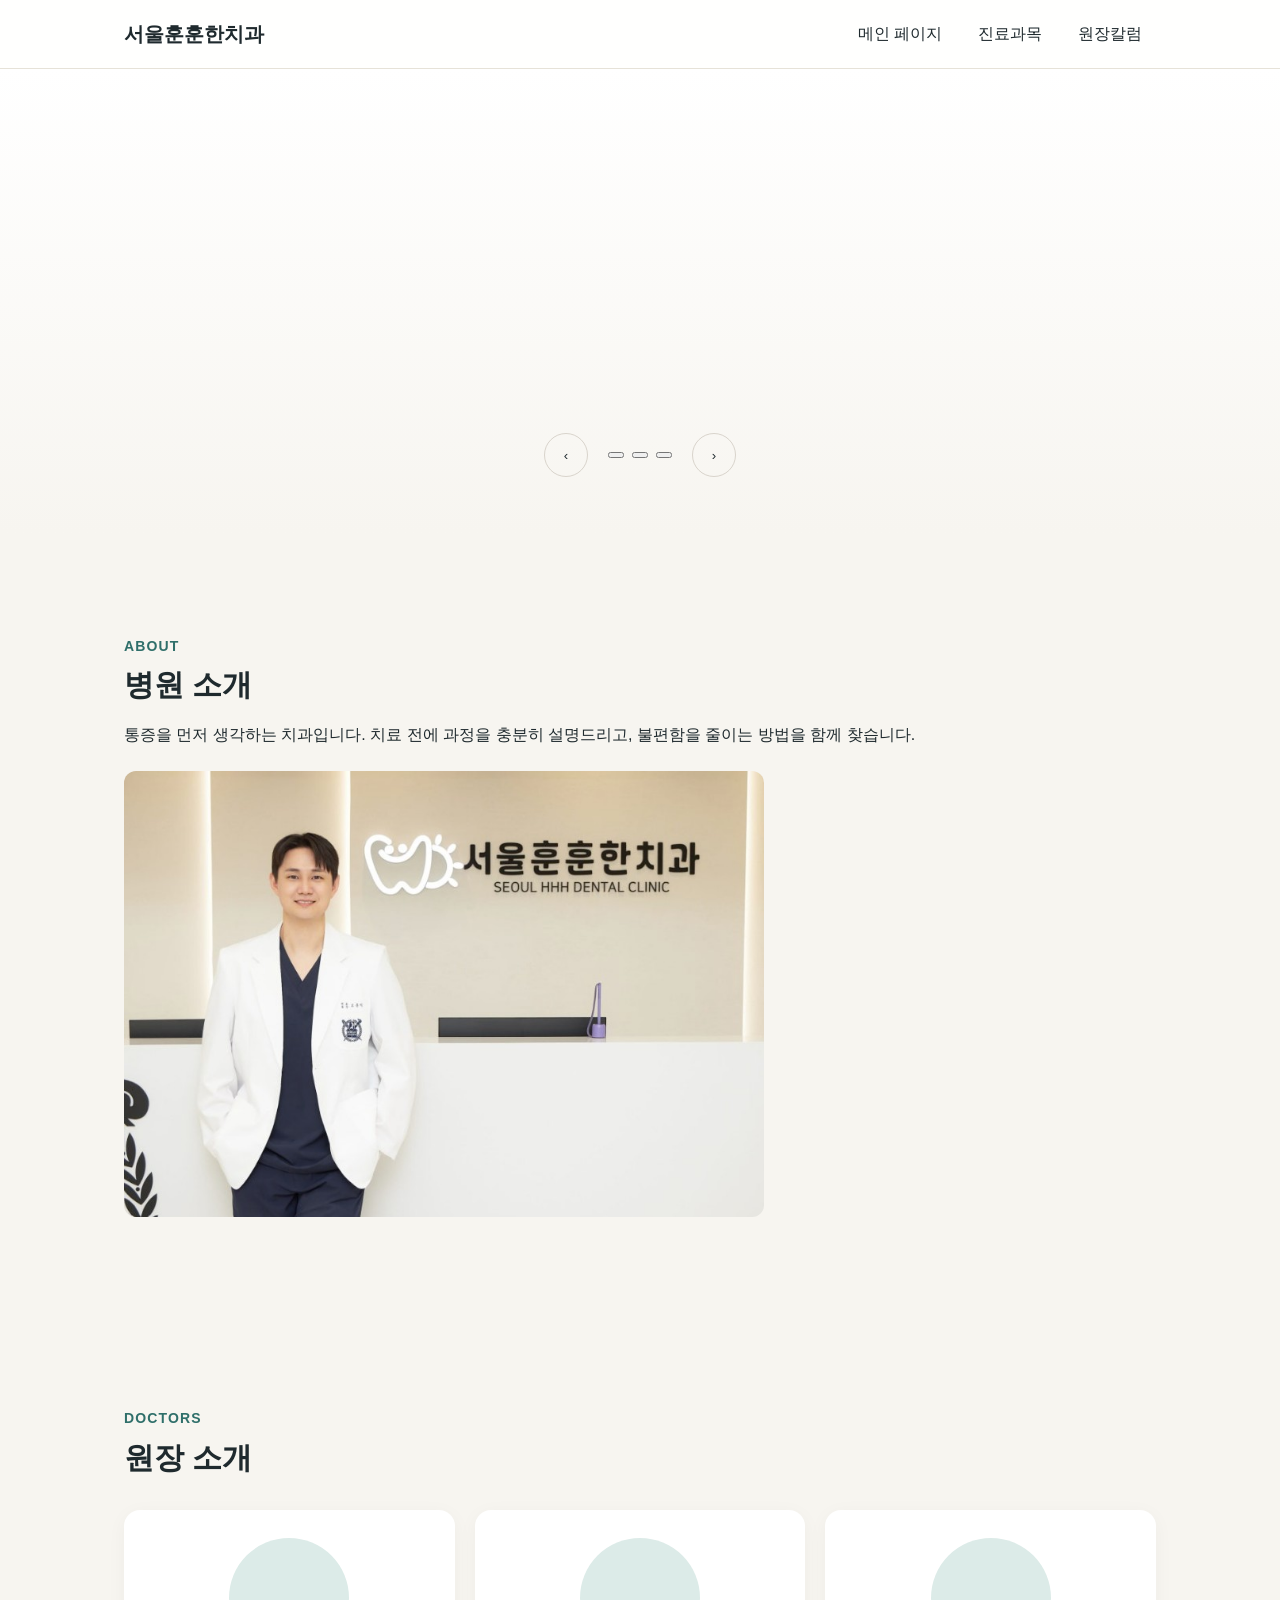
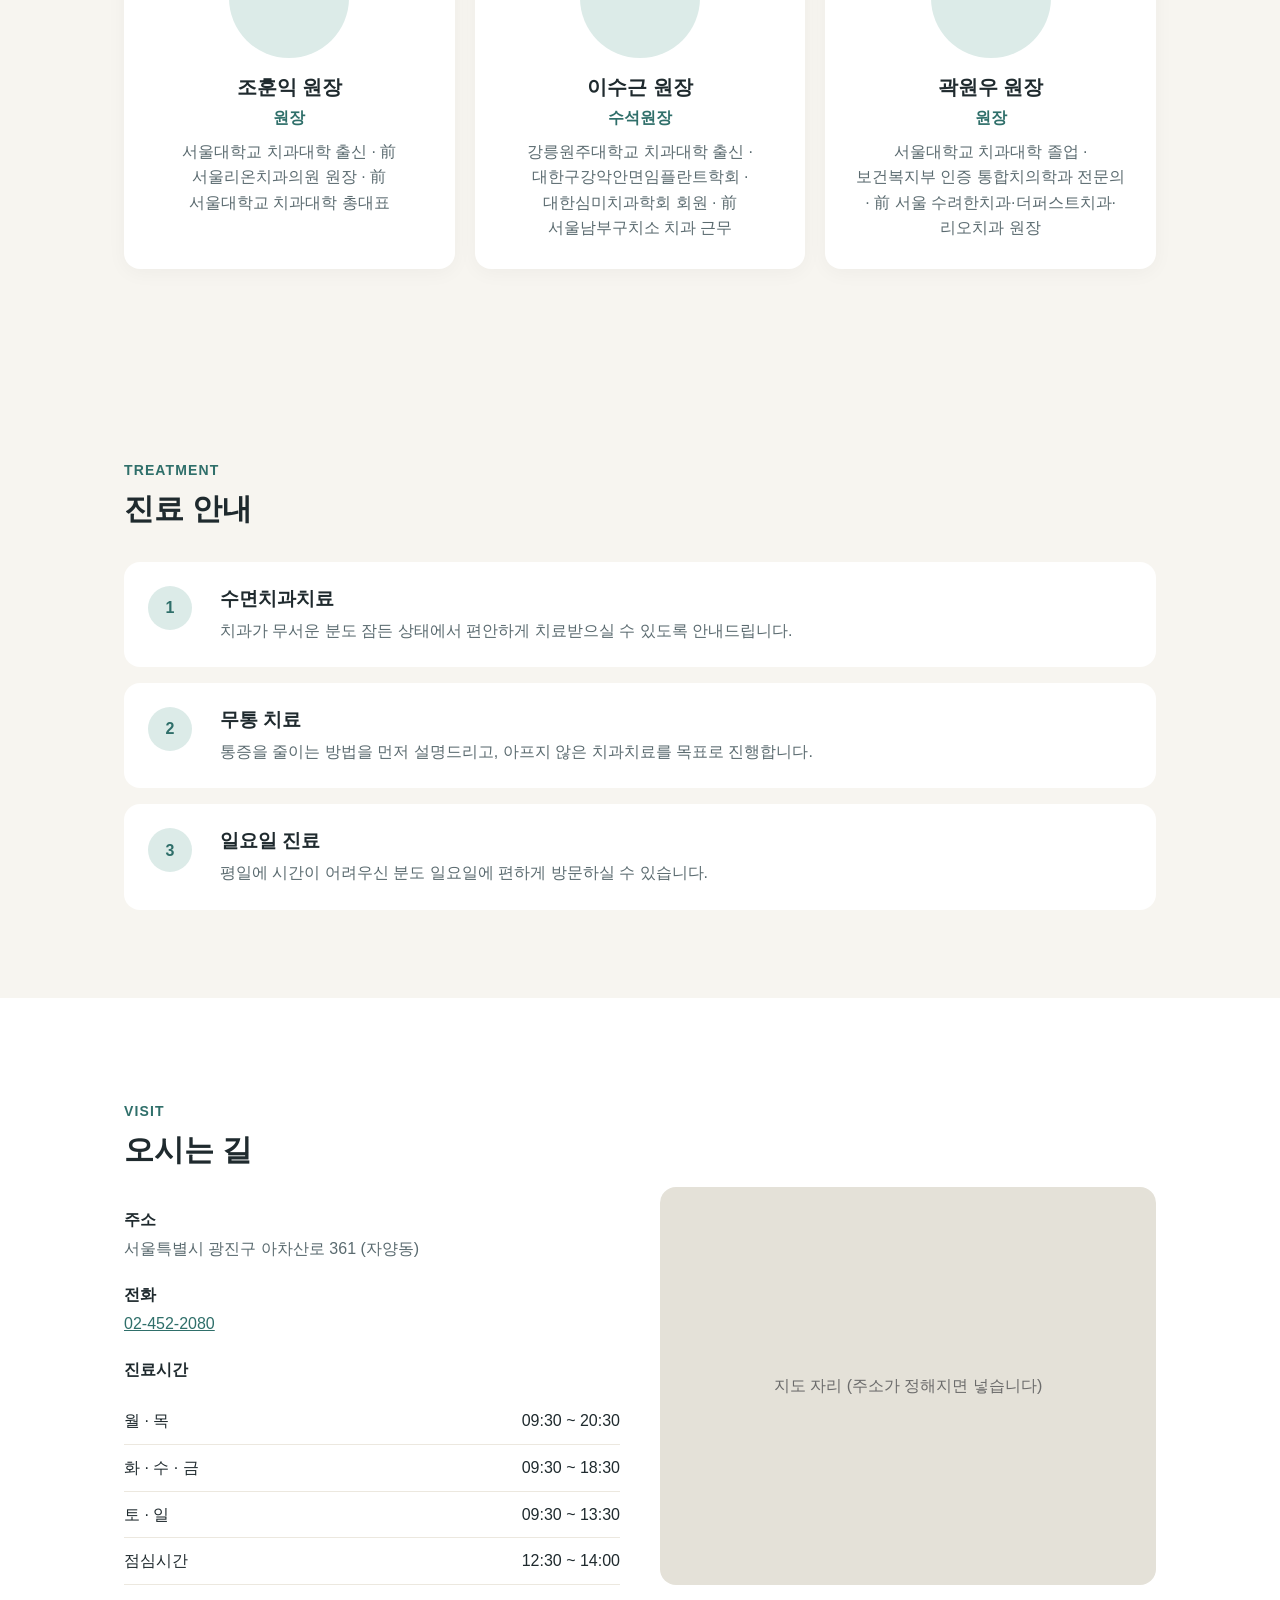
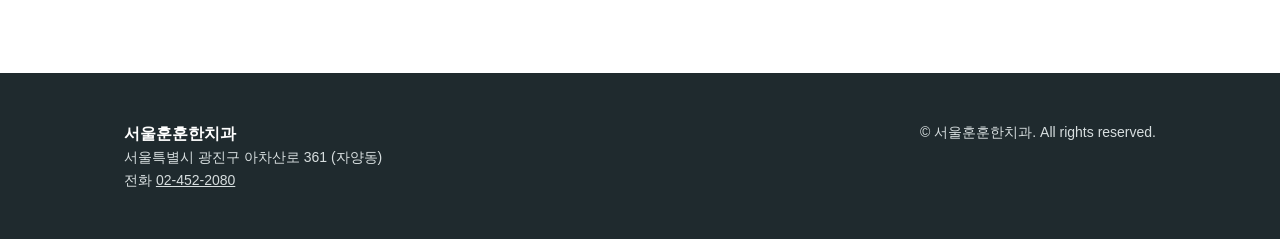
<file: index.html>
<!doctype html>
<html lang="ko">
<head>
  <meta charset="utf-8" />
  <meta name="viewport" content="width=device-width, initial-scale=1" />
  <title>서울훈훈한치과</title>
  <link rel="stylesheet" href="shared.css" />
</head>
<body>

  <header class="topbar">
    <div class="wrap">
      <a class="logo" href="index.html">서울훈훈한치과</a>
      <nav aria-label="주요 메뉴">
        <ul class="menu">
          <li><a href="index.html">메인 페이지</a></li>
          <li><a href="subjects.html">진료과목</a></li>
          <li><a href="columns.html">원장칼럼</a></li>
        </ul>
      </nav>
    </div>
  </header>

  <main>
    <!-- 첫 화면 슬라이드 -->
    <section class="hero">
      <div class="slides" id="slides">
        <div class="slide is-active">
          <p class="eyebrow">수면치과치료</p>
          <h1>치과치료, 더이상 아프지 않습니다</h1>
          <p class="lead">잠든 사이에 편안하게 치료받으실 수 있도록 안내드립니다.</p>
        </div>
        <div class="slide">
          <p class="eyebrow">서울대 출신 원장</p>
          <h1>서울대학교 치과병원과 동일한 술식과 재료를 사용합니다</h1>
          <p class="lead">조훈익 대표원장을 중심으로 진료합니다.</p>
        </div>
        <div class="slide">
          <p class="eyebrow">일요일 진료</p>
          <h1>일요일에도 진료합니다</h1>
          <p class="lead">평일에 시간이 어려우신 분도 편하게 방문하실 수 있습니다.</p>
        </div>
      </div>
      <div class="slide-controls">
        <button type="button" class="slide-btn" data-dir="-1" aria-label="이전 슬라이드">&#8249;</button>
        <div class="slide-dots" role="tablist" aria-label="슬라이드 선택">
          <button type="button" class="dot is-active" aria-label="1번 슬라이드"></button>
          <button type="button" class="dot" aria-label="2번 슬라이드"></button>
          <button type="button" class="dot" aria-label="3번 슬라이드"></button>
        </div>
        <button type="button" class="slide-btn" data-dir="1" aria-label="다음 슬라이드">&#8250;</button>
      </div>
    </section>

    <!-- 병원 소개 -->
    <section id="about">
      <div class="wrap">
        <p class="eyebrow">ABOUT</p>
        <h2>병원 소개</h2>
        <p>통증을 먼저 생각하는 치과입니다. 치료 전에 과정을 충분히 설명드리고, 불편함을 줄이는 방법을 함께 찾습니다.</p>
        <img class="about-photo" src="images/hospital.jpg" alt="서울훈훈한치과 병원 사진" />
      </div>
    </section>

    <!-- 원장 소개 -->
    <section id="doctors">
      <div class="wrap">
        <p class="eyebrow">DOCTORS</p>
        <h2>원장 소개</h2>
        <div class="doctor-grid">
          <article class="doctor-card">
            <div class="avatar-lg" role="img" aria-label="조훈익 원장 사진 자리"></div>
            <h3>조훈익 원장</h3>
            <p class="role">원장</p>
            <p class="bio">서울대학교 치과대학 출신 · 前 서울리온치과의원 원장 · 前 서울대학교 치과대학 총대표</p>
          </article>
          <article class="doctor-card">
            <div class="avatar-lg" role="img" aria-label="이수근 수석원장 사진 자리"></div>
            <h3>이수근 원장</h3>
            <p class="role">수석원장</p>
            <p class="bio">강릉원주대학교 치과대학 출신 · 대한구강악안면임플란트학회 · 대한심미치과학회 회원 · 前 서울남부구치소 치과 근무</p>
          </article>
          <article class="doctor-card">
            <div class="avatar-lg" role="img" aria-label="곽원우 원장 사진 자리"></div>
            <h3>곽원우 원장</h3>
            <p class="role">원장</p>
            <p class="bio">서울대학교 치과대학 졸업 · 보건복지부 인증 통합치의학과 전문의 · 前 서울 수려한치과·더퍼스트치과·리오치과 원장</p>
          </article>
        </div>
      </div>
    </section>

    <!-- 진료 안내 -->
    <section id="treatment">
      <div class="wrap">
        <p class="eyebrow">TREATMENT</p>
        <h2>진료 안내</h2>
        <div class="treat-list">
          <article class="treat">
            <div class="num">1</div>
            <div>
              <!-- 여기고치기: 진료 안내(수면치과치료) -->
              <h3>수면치과치료</h3>
              <p>치과가 무서운 분도 잠든 상태에서 편안하게 치료받으실 수 있도록 안내드립니다.</p>
            </div>
          </article>
          <article class="treat">
            <div class="num">2</div>
            <div>
              <h3>무통 치료</h3>
              <p>통증을 줄이는 방법을 먼저 설명드리고, 아프지 않은 치과치료를 목표로 진행합니다.</p>
            </div>
          </article>
          <article class="treat">
            <div class="num">3</div>
            <div>
              <h3>일요일 진료</h3>
              <p>평일에 시간이 어려우신 분도 일요일에 편하게 방문하실 수 있습니다.</p>
            </div>
          </article>
        </div>
      </div>
    </section>

    <!-- 오시는 길 -->
    <section id="visit" class="visit">
      <div class="wrap">
        <p class="eyebrow">VISIT</p>
        <h2>오시는 길</h2>
        <div class="visit-inner">
          <div>
            <dl class="info">
              <dt>주소</dt>
              <dd>서울특별시 광진구 아차산로 361 (자양동)</dd>
              <dt>전화</dt>
              <!-- 여기고치기: 전화 -->
              <dd><a class="tel" data-phone>02-452-2080</a></dd>
              <dt>진료시간</dt>
            </dl>
            <!-- 여기고치기: 진료시간 -->
            <table class="hours-table" aria-label="진료시간">
              <tr><td>월 · 목</td><td>09:30 ~ 20:30</td></tr>
              <tr><td>화 · 수 · 금</td><td>09:30 ~ 18:30</td></tr>
              <tr><td>토 · 일</td><td>09:30 ~ 13:30</td></tr>
              <tr><td>점심시간</td><td>12:30 ~ 14:00</td></tr>
            </table>
          </div>
          <div class="map-ph" role="img" aria-label="지도 자리">지도 자리 (주소가 정해지면 넣습니다)</div>
        </div>
      </div>
    </section>
  </main>

  <footer>
    <div class="wrap">
      <div>
        <strong>서울훈훈한치과</strong><br />
        서울특별시 광진구 아차산로 361 (자양동)<br />
        <!-- 여기고치기: 전화 -->
        <span>전화 <a class="tel" data-phone style="color:inherit">02-452-2080</a></span>
      </div>
      <div>© 서울훈훈한치과. All rights reserved.</div>
    </div>
  </footer>

  <!-- 화면의 전화번호만 고치면 누를 때 거는 번호도 같이 바뀝니다 -->
  <script>document.querySelectorAll("a[data-phone]").forEach(a => a.href = "tel:" + a.textContent.replace(/[^0-9]/g, ""));</script>

  <script>
    (function () {
      var slides = document.querySelectorAll("#slides .slide");
      var dots = document.querySelectorAll(".slide-dots .dot");
      var btns = document.querySelectorAll(".slide-btn");
      var current = 0;
      var timer = null;

      function show(i) {
        current = (i + slides.length) % slides.length;
        slides.forEach(function (s, n) { s.classList.toggle("is-active", n === current); });
        dots.forEach(function (d, n) { d.classList.toggle("is-active", n === current); });
      }
      function restart() {
        clearInterval(timer);
        timer = setInterval(function () { show(current + 1); }, 6000);
      }
      btns.forEach(function (b) {
        b.addEventListener("click", function () { show(current + Number(b.dataset.dir)); restart(); });
      });
      dots.forEach(function (d, n) {
        d.addEventListener("click", function () { show(n); restart(); });
      });
      restart();
    })();
  </script>
</body>
</html>
</file>
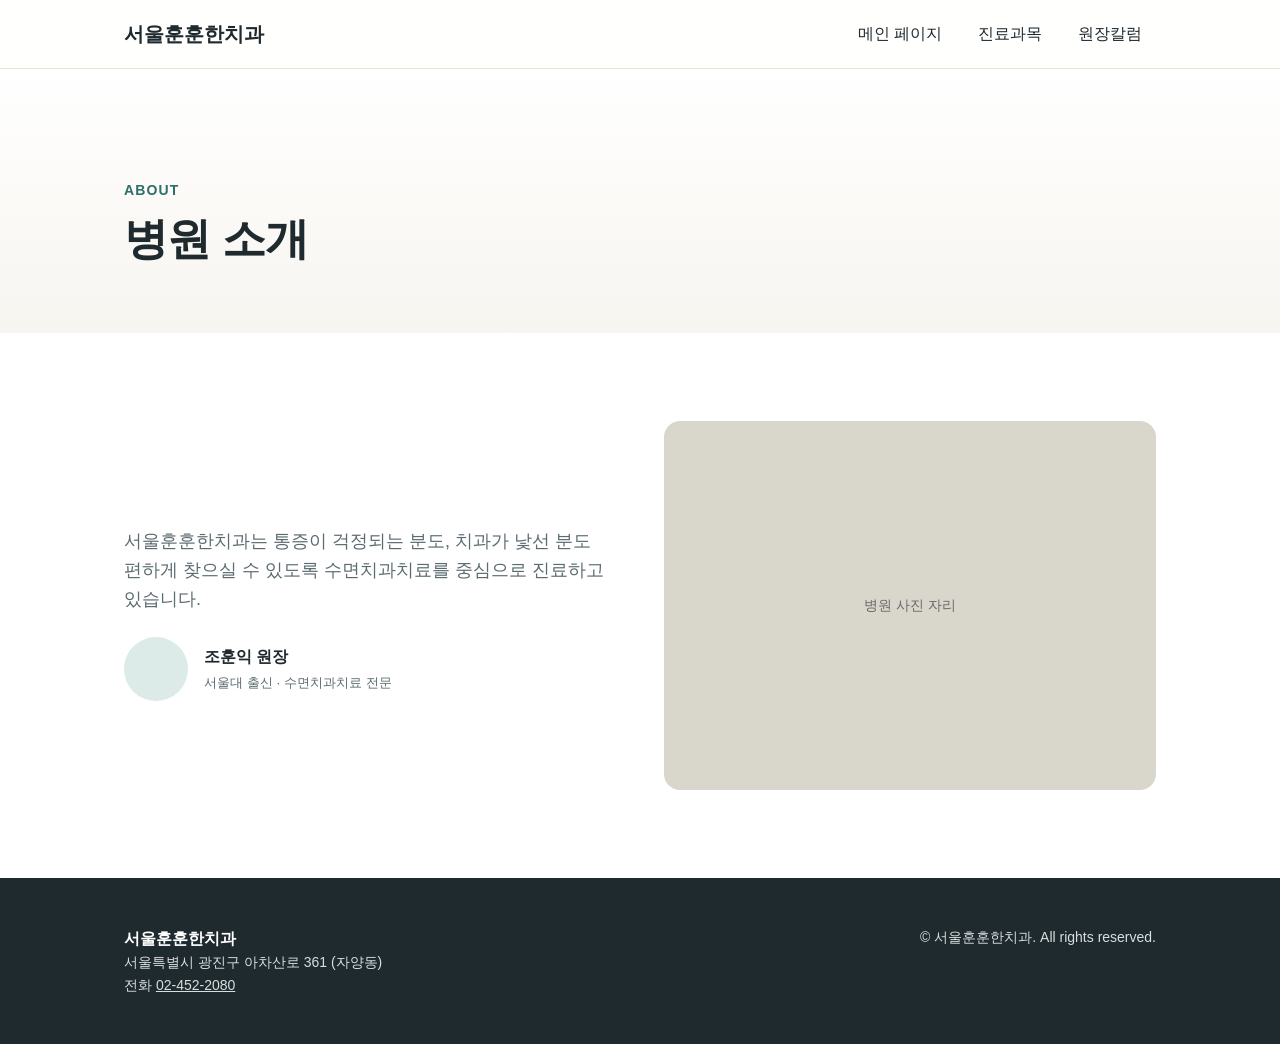
<file: about.html>
<!doctype html>
<html lang="ko">
<head>
  <meta charset="utf-8" />
  <meta name="viewport" content="width=device-width, initial-scale=1" />
  <title>병원 소개 | 서울훈훈한치과</title>
  <link rel="stylesheet" href="shared.css" />
</head>
<body>

  <header class="topbar">
    <div class="wrap">
      <a class="logo" href="index.html">서울훈훈한치과</a>
      <nav aria-label="주요 메뉴">
        <ul class="menu">
          <li><a href="index.html">메인 페이지</a></li>
          <li><a href="subjects.html">진료과목</a></li>
          <li><a href="columns.html">원장칼럼</a></li>
        </ul>
      </nav>
    </div>
  </header>

  <main>
    <div class="page-head">
      <div class="wrap">
        <p class="eyebrow">ABOUT</p>
        <h1>병원 소개</h1>
      </div>
    </div>
    <section class="about">
      <div class="wrap about-inner">
        <div>
          <p class="lead">서울훈훈한치과는 통증이 걱정되는 분도, 치과가 낯선 분도 편하게 찾으실 수 있도록 수면치과치료를 중심으로 진료하고 있습니다.</p>
          <div class="doctor">
            <div class="avatar" role="img" aria-label="원장 사진 자리"></div>
            <div>
              <strong>조훈익 원장</strong><br />
              <small>서울대 출신 · 수면치과치료 전문</small>
            </div>
          </div>
        </div>
        <div class="photo-ph" role="img" aria-label="병원 내부 사진 자리">병원 사진 자리</div>
      </div>
    </section>
  </main>

  <footer>
    <div class="wrap">
      <div>
        <strong>서울훈훈한치과</strong><br />
        서울특별시 광진구 아차산로 361 (자양동)<br />
        <!-- 여기고치기: 전화 -->
        <span>전화 <a class="tel" data-phone style="color:inherit">02-452-2080</a></span>
      </div>
      <div>© 서울훈훈한치과. All rights reserved.</div>
    </div>
  </footer>

  <!-- 화면의 전화번호만 고치면 누를 때 거는 번호도 같이 바뀝니다 -->
  <script>document.querySelectorAll("a[data-phone]").forEach(a => a.href = "tel:" + a.textContent.replace(/[^0-9]/g, ""));</script>
</body>
</html>
</file>
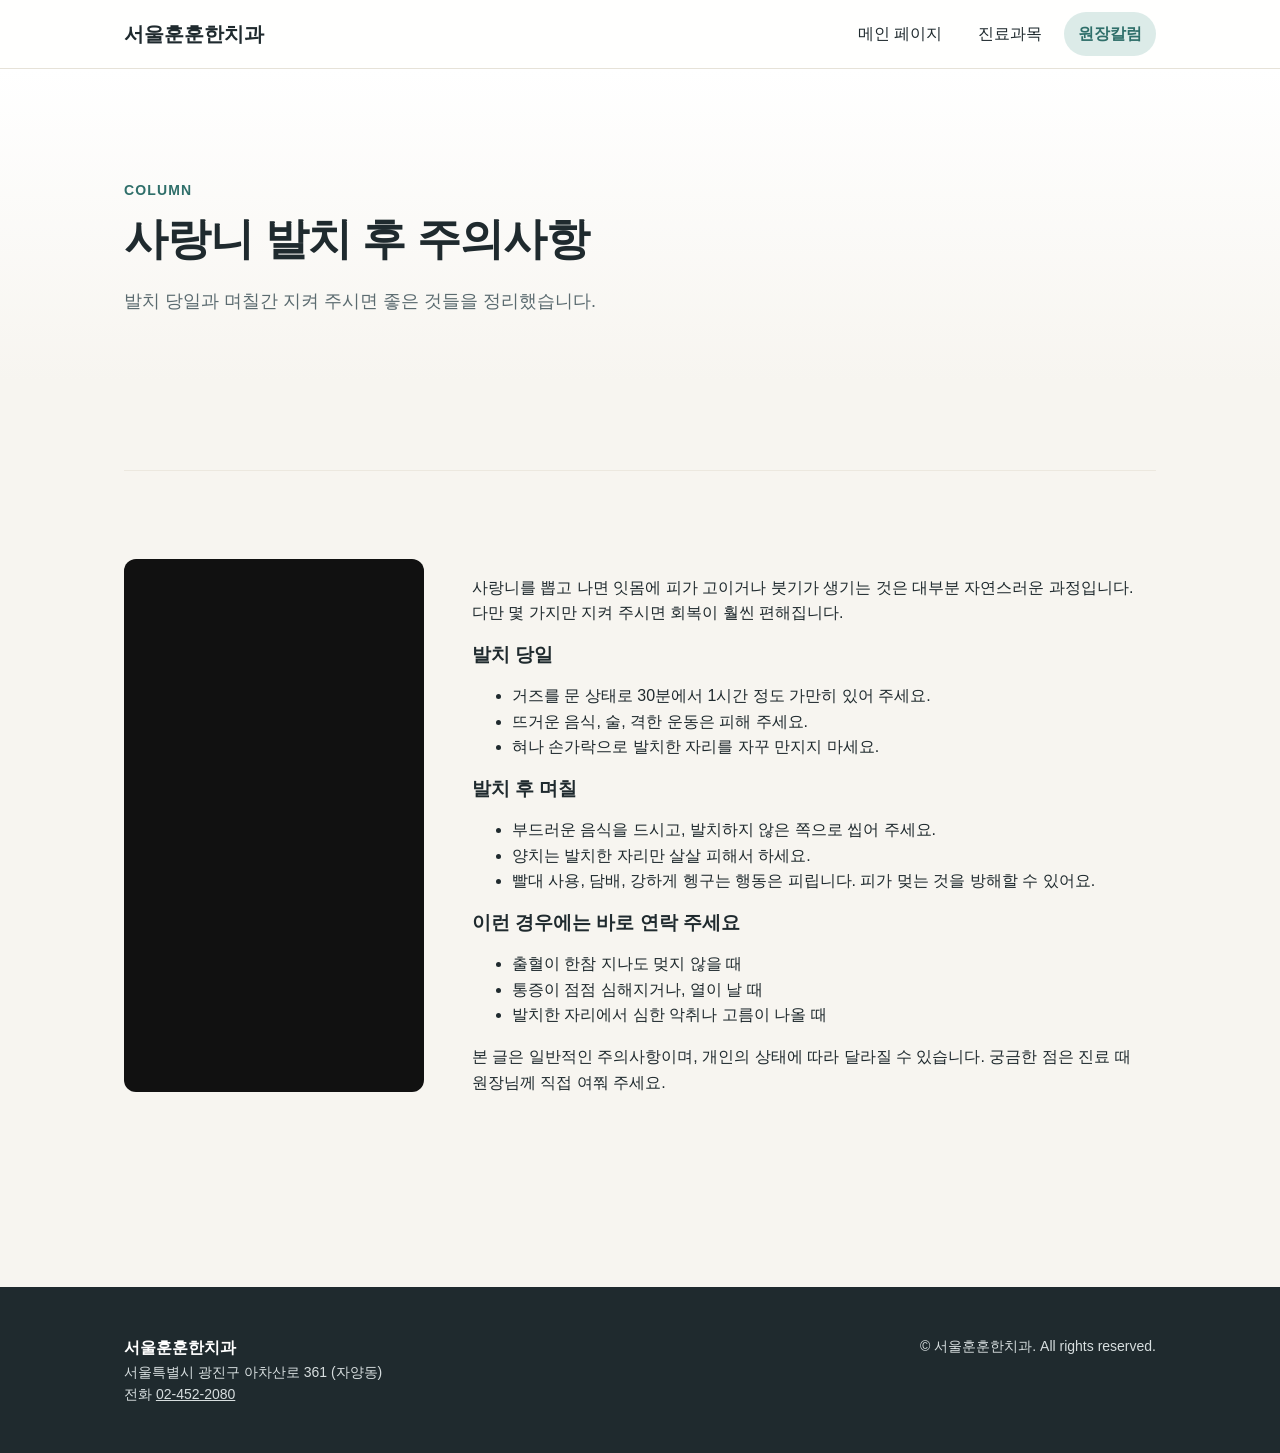
<file: column-wisdom-tooth.html>
<!doctype html>
<html lang="ko">
<head>
  <meta charset="utf-8" />
  <meta name="viewport" content="width=device-width, initial-scale=1" />
  <title>사랑니 발치 후 주의사항 | 서울훈훈한치과</title>
  <link rel="stylesheet" href="shared.css" />
</head>
<body>

  <header class="topbar">
    <div class="wrap">
      <a class="logo" href="index.html">서울훈훈한치과</a>
      <nav aria-label="주요 메뉴">
        <ul class="menu">
          <li><a href="index.html">메인 페이지</a></li>
          <li><a href="subjects.html">진료과목</a></li>
          <li><a href="columns.html" aria-current="page">원장칼럼</a></li>
        </ul>
      </nav>
    </div>
  </header>

  <main>
    <div class="page-head">
      <div class="wrap">
        <p class="eyebrow">COLUMN</p>
        <h1>사랑니 발치 후 주의사항</h1>
        <p class="lead">발치 당일과 며칠간 지켜 주시면 좋은 것들을 정리했습니다.</p>
      </div>
    </div>
    <section>
      <div class="wrap">
        <div class="block column-split">
          <div class="column-video">
            <iframe
              src="https://www.youtube.com/embed/xfqyJEwQhC8"
              title="사랑니 발치 후 주의사항 쇼츠"
              loading="lazy"
              allow="accelerometer; autoplay; clipboard-write; encrypted-media; gyroscope; picture-in-picture"
              allowfullscreen></iframe>
          </div>

          <div class="column-body">
          <p>사랑니를 뽑고 나면 잇몸에 피가 고이거나 붓기가 생기는 것은 대부분 자연스러운 과정입니다. 다만 몇 가지만 지켜 주시면 회복이 훨씬 편해집니다.</p>

          <h3>발치 당일</h3>
          <ul class="plain">
            <li>거즈를 문 상태로 30분에서 1시간 정도 가만히 있어 주세요.</li>
            <li>뜨거운 음식, 술, 격한 운동은 피해 주세요.</li>
            <li>혀나 손가락으로 발치한 자리를 자꾸 만지지 마세요.</li>
          </ul>

          <h3>발치 후 며칠</h3>
          <ul class="plain">
            <li>부드러운 음식을 드시고, 발치하지 않은 쪽으로 씹어 주세요.</li>
            <li>양치는 발치한 자리만 살살 피해서 하세요.</li>
            <li>빨대 사용, 담배, 강하게 헹구는 행동은 피립니다. 피가 멎는 것을 방해할 수 있어요.</li>
          </ul>

          <h3>이런 경우에는 바로 연락 주세요</h3>
          <ul class="plain">
            <li>출혈이 한참 지나도 멎지 않을 때</li>
            <li>통증이 점점 심해지거나, 열이 날 때</li>
            <li>발치한 자리에서 심한 악취나 고름이 나올 때</li>
          </ul>

          <p class="meta">본 글은 일반적인 주의사항이며, 개인의 상태에 따라 달라질 수 있습니다. 궁금한 점은 진료 때 원장님께 직접 여쭤 주세요.</p>
          </div>
        </div>
      </div>
    </section>
  </main>

  <footer>
    <div class="wrap">
      <div>
        <strong>서울훈훈한치과</strong><br />
        서울특별시 광진구 아차산로 361 (자양동)<br />
        <!-- 여기고치기: 전화 -->
        <span>전화 <a class="tel" data-phone style="color:inherit">02-452-2080</a></span>
      </div>
      <div>© 서울훈훈한치과. All rights reserved.</div>
    </div>
  </footer>

  <!-- 화면의 전화번호만 고치면 누를 때 거는 번호도 같이 바뀝니다 -->
  <script>document.querySelectorAll("a[data-phone]").forEach(a => a.href = "tel:" + a.textContent.replace(/[^0-9]/g, ""));</script>
</body>
</html>
</file>
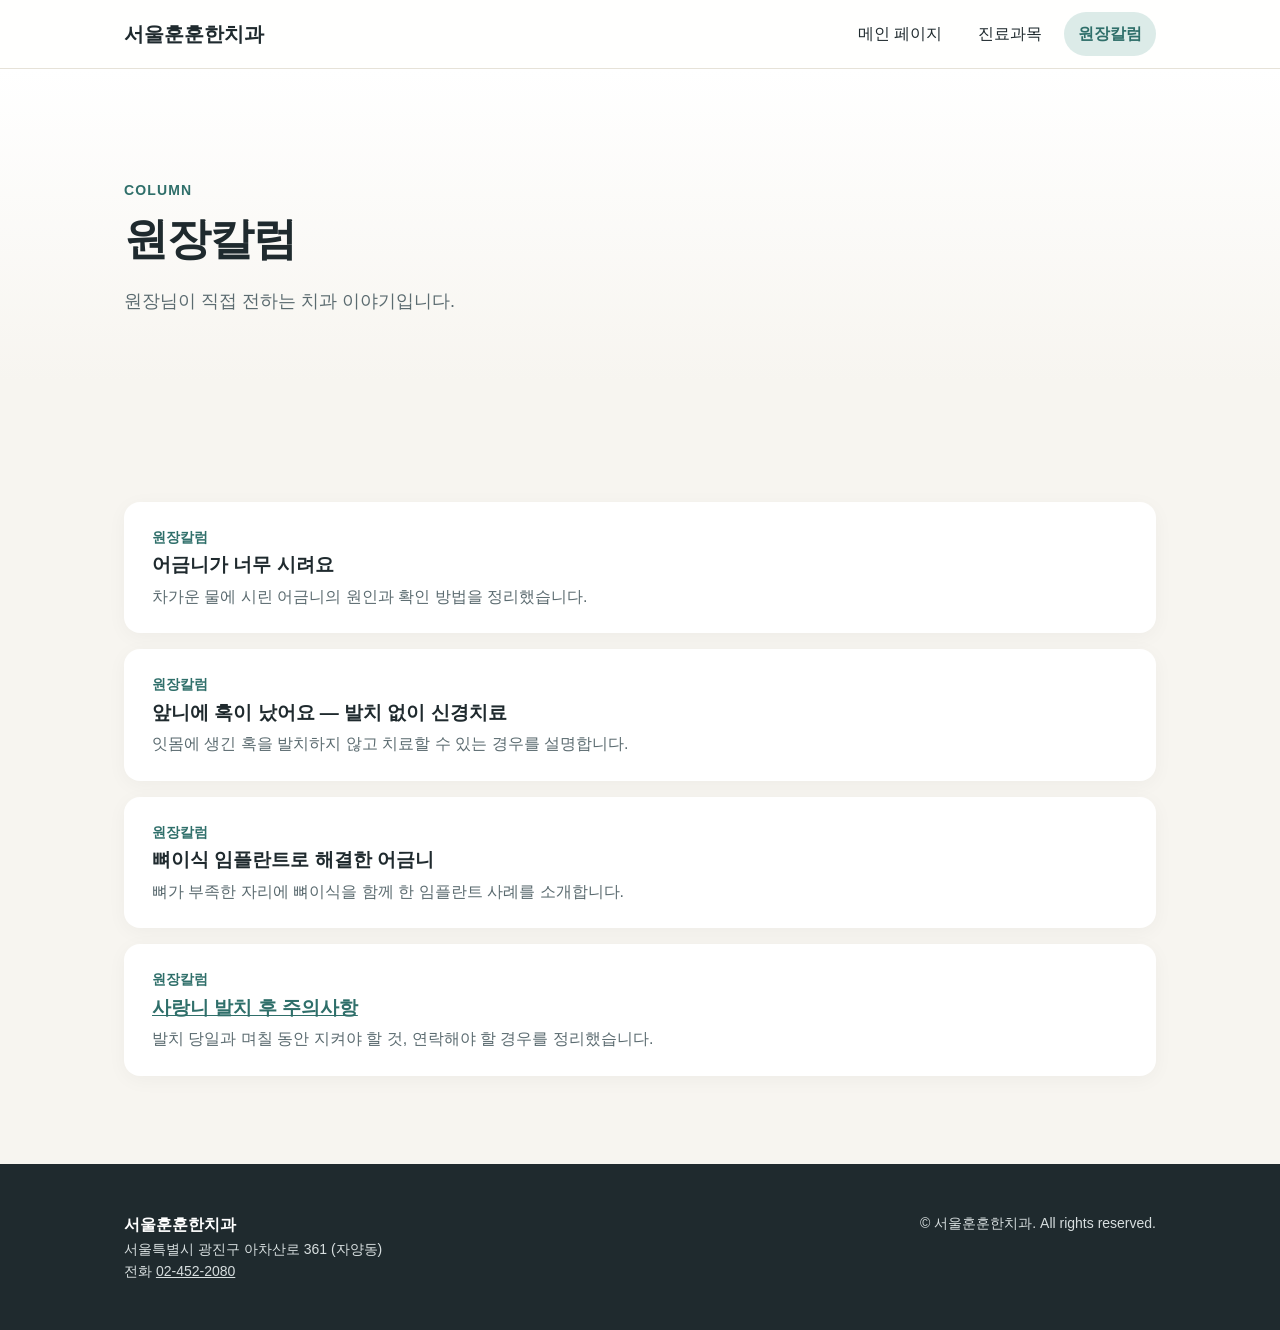
<file: columns.html>
<!doctype html>
<html lang="ko">
<head>
  <meta charset="utf-8" />
  <meta name="viewport" content="width=device-width, initial-scale=1" />
  <title>원장칼럼 | 서울훈훈한치과</title>
  <link rel="stylesheet" href="shared.css" />
</head>
<body>

  <header class="topbar">
    <div class="wrap">
      <a class="logo" href="index.html">서울훈훈한치과</a>
      <nav aria-label="주요 메뉴">
        <ul class="menu">
          <li><a href="index.html">메인 페이지</a></li>
          <li><a href="subjects.html">진료과목</a></li>
          <li><a href="columns.html" aria-current="page">원장칼럼</a></li>
        </ul>
      </nav>
    </div>
  </header>

  <main>
    <div class="page-head">
      <div class="wrap">
        <p class="eyebrow">COLUMN</p>
        <h1>원장칼럼</h1>
        <p class="lead">원장님이 직접 전하는 치과 이야기입니다.</p>
      </div>
    </div>
    <section>
      <div class="wrap">
        <div class="item-list">
          <article class="item">
            <p class="meta">원장칼럼</p>
            <h3>어금니가 너무 시려요</h3>
            <p>차가운 물에 시린 어금니의 원인과 확인 방법을 정리했습니다.</p>
          </article>
          <article class="item">
            <p class="meta">원장칼럼</p>
            <h3>앞니에 혹이 났어요 — 발치 없이 신경치료</h3>
            <p>잇몸에 생긴 혹을 발치하지 않고 치료할 수 있는 경우를 설명합니다.</p>
          </article>
          <article class="item">
            <p class="meta">원장칼럼</p>
            <h3>뼈이식 임플란트로 해결한 어금니</h3>
            <p>뼈가 부족한 자리에 뼈이식을 함께 한 임플란트 사례를 소개합니다.</p>
          </article>
          <article class="item">
            <p class="meta">원장칼럼</p>
            <h3><a href="column-wisdom-tooth.html">사랑니 발치 후 주의사항</a></h3>
            <p>발치 당일과 며칠 동안 지켜야 할 것, 연락해야 할 경우를 정리했습니다.</p>
          </article>
        </div>
      </div>
    </section>
  </main>

  <footer>
    <div class="wrap">
      <div>
        <strong>서울훈훈한치과</strong><br />
        서울특별시 광진구 아차산로 361 (자양동)<br />
        <!-- 여기고치기: 전화 -->
        <span>전화 <a class="tel" data-phone style="color:inherit">02-452-2080</a></span>
      </div>
      <div>© 서울훈훈한치과. All rights reserved.</div>
    </div>
  </footer>

  <!-- 화면의 전화번호만 고치면 누를 때 거는 번호도 같이 바뀝니다 -->
  <script>document.querySelectorAll("a[data-phone]").forEach(a => a.href = "tel:" + a.textContent.replace(/[^0-9]/g, ""));</script>
</body>
</html>
</file>
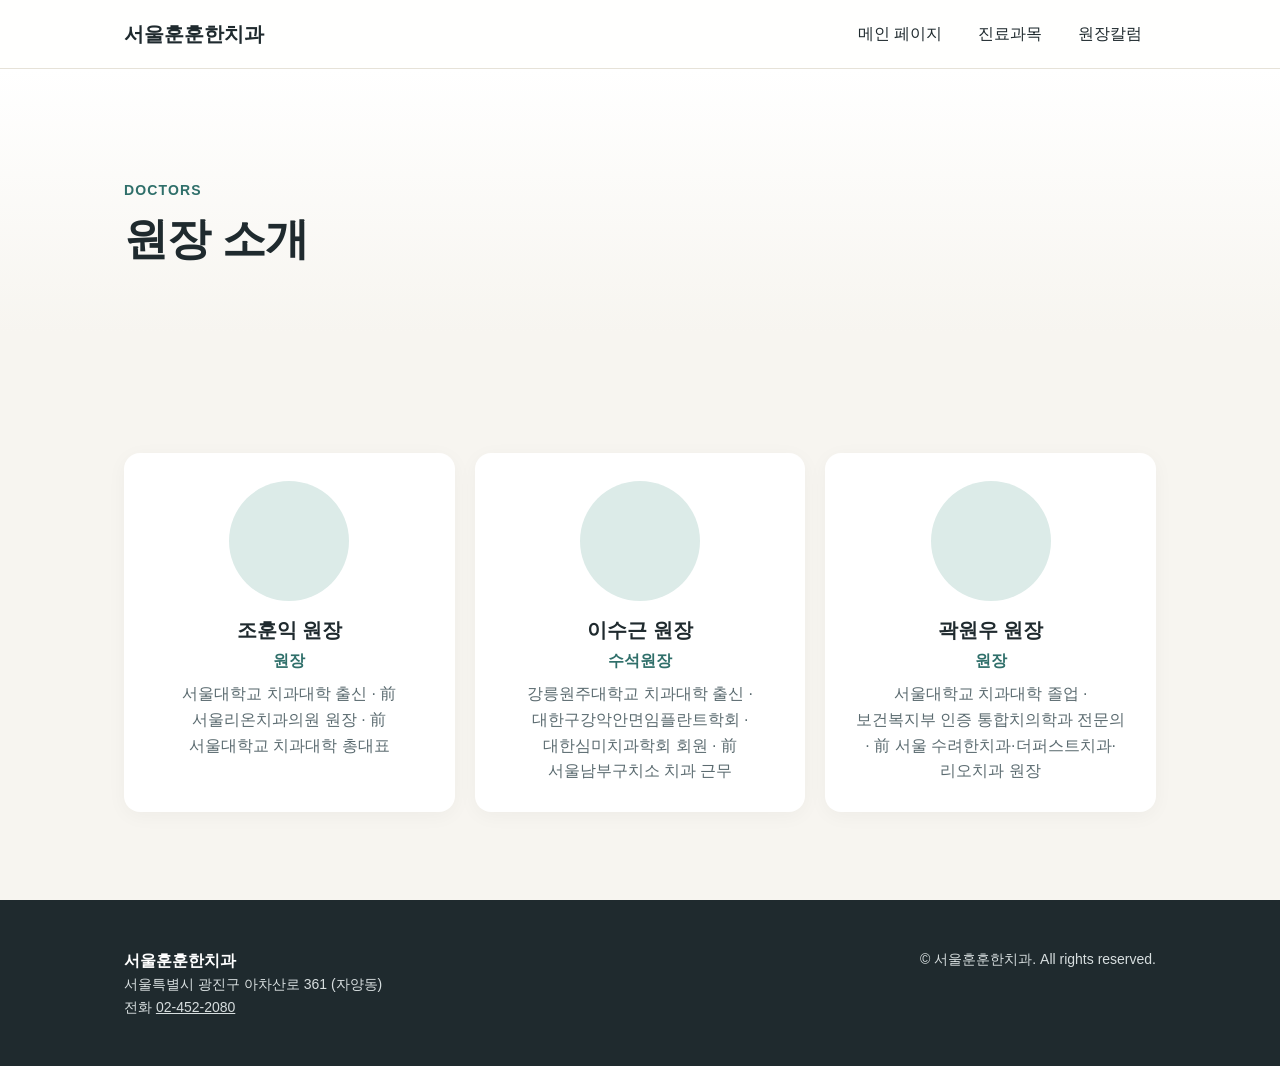
<file: doctors.html>
<!doctype html>
<html lang="ko">
<head>
  <meta charset="utf-8" />
  <meta name="viewport" content="width=device-width, initial-scale=1" />
  <title>원장 소개 | 서울훈훈한치과</title>
  <link rel="stylesheet" href="shared.css" />
</head>
<body>

  <header class="topbar">
    <div class="wrap">
      <a class="logo" href="index.html">서울훈훈한치과</a>
      <nav aria-label="주요 메뉴">
        <ul class="menu">
          <li><a href="index.html">메인 페이지</a></li>
          <li><a href="subjects.html">진료과목</a></li>
          <li><a href="columns.html">원장칼럼</a></li>
        </ul>
      </nav>
    </div>
  </header>

  <main>
    <div class="page-head">
      <div class="wrap">
        <p class="eyebrow">DOCTORS</p>
        <h1>원장 소개</h1>
      </div>
    </div>
    <section>
      <div class="wrap">
        <div class="doctor-grid">
          <article class="doctor-card">
            <div class="avatar-lg" role="img" aria-label="조훈익 원장 사진 자리"></div>
            <h3>조훈익 원장</h3>
            <p class="role">원장</p>
            <p class="bio">서울대학교 치과대학 출신 · 前 서울리온치과의원 원장 · 前 서울대학교 치과대학 총대표</p>
          </article>
          <article class="doctor-card">
            <div class="avatar-lg" role="img" aria-label="이수근 수석원장 사진 자리"></div>
            <h3>이수근 원장</h3>
            <p class="role">수석원장</p>
            <p class="bio">강릉원주대학교 치과대학 출신 · 대한구강악안면임플란트학회 · 대한심미치과학회 회원 · 前 서울남부구치소 치과 근무</p>
          </article>
          <article class="doctor-card">
            <div class="avatar-lg" role="img" aria-label="곽원우 원장 사진 자리"></div>
            <h3>곽원우 원장</h3>
            <p class="role">원장</p>
            <p class="bio">서울대학교 치과대학 졸업 · 보건복지부 인증 통합치의학과 전문의 · 前 서울 수려한치과·더퍼스트치과·리오치과 원장</p>
          </article>
        </div>
      </div>
    </section>
  </main>

  <footer>
    <div class="wrap">
      <div>
        <strong>서울훈훈한치과</strong><br />
        서울특별시 광진구 아차산로 361 (자양동)<br />
        <!-- 여기고치기: 전화 -->
        <span>전화 <a class="tel" data-phone style="color:inherit">02-452-2080</a></span>
      </div>
      <div>© 서울훈훈한치과. All rights reserved.</div>
    </div>
  </footer>

  <!-- 화면의 전화번호만 고치면 누를 때 거는 번호도 같이 바뀝니다 -->
  <script>document.querySelectorAll("a[data-phone]").forEach(a => a.href = "tel:" + a.textContent.replace(/[^0-9]/g, ""));</script>
</body>
</html>
</file>
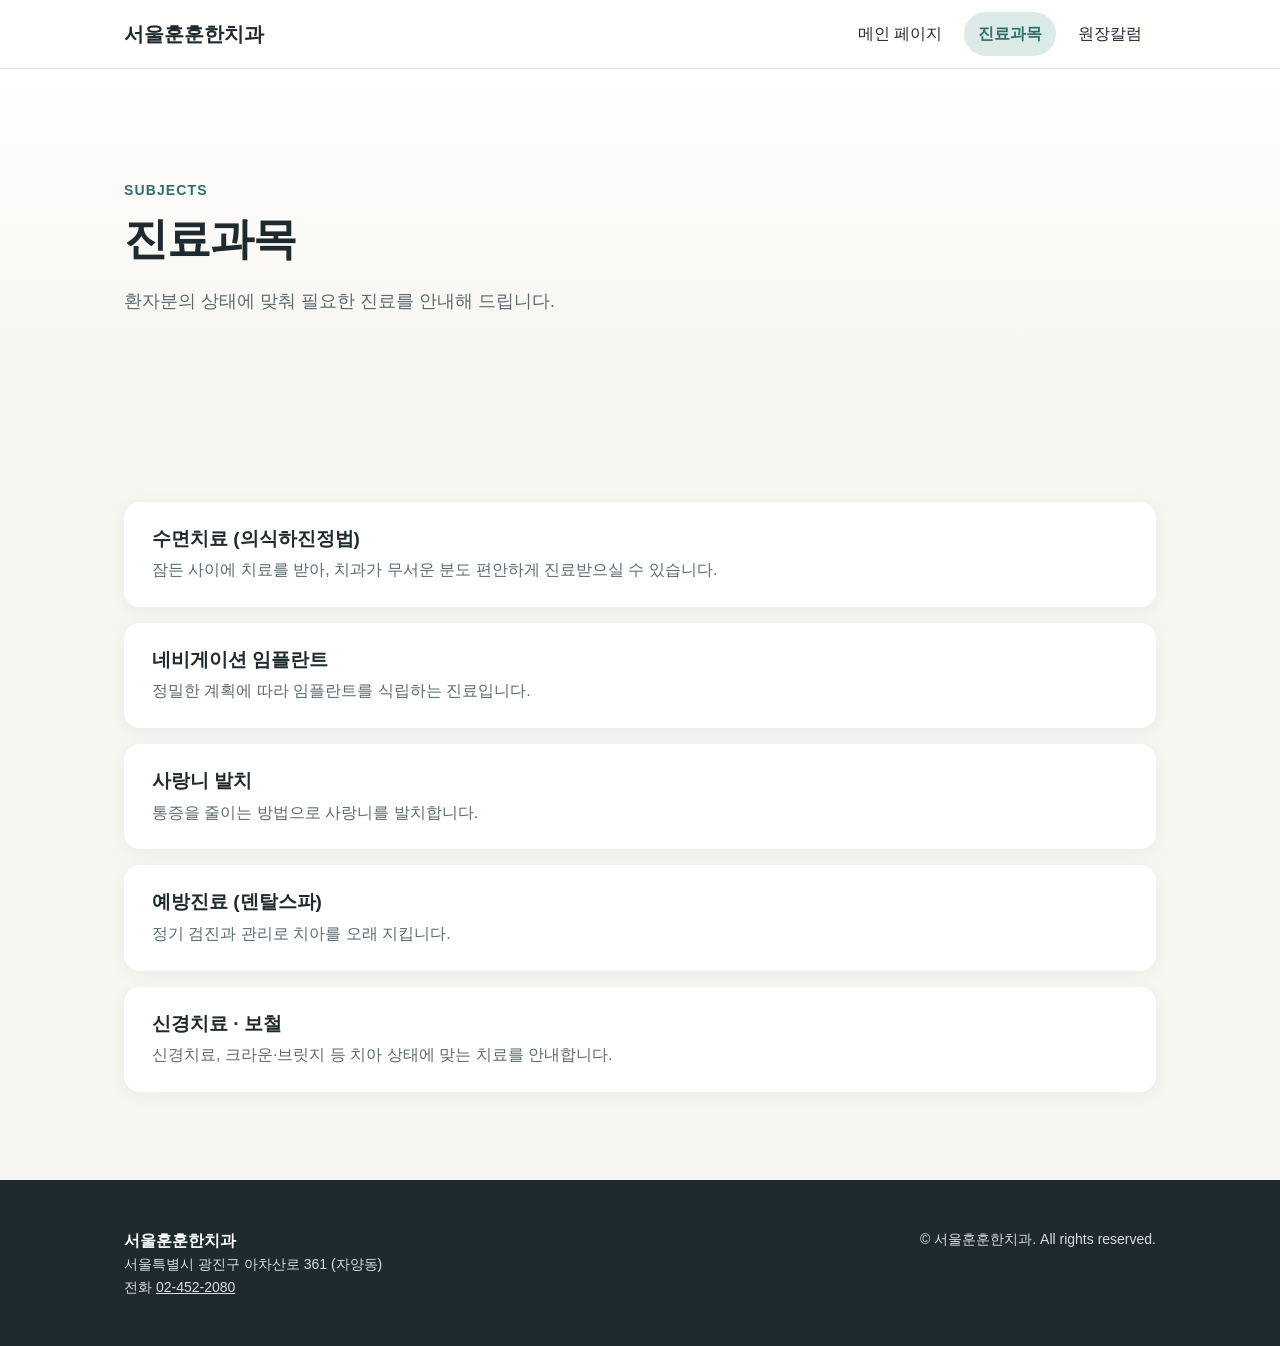
<file: subjects.html>
<!doctype html>
<html lang="ko">
<head>
  <meta charset="utf-8" />
  <meta name="viewport" content="width=device-width, initial-scale=1" />
  <title>진료과목 | 서울훈훈한치과</title>
  <link rel="stylesheet" href="shared.css" />
</head>
<body>

  <header class="topbar">
    <div class="wrap">
      <a class="logo" href="index.html">서울훈훈한치과</a>
      <nav aria-label="주요 메뉴">
        <ul class="menu">
          <li><a href="index.html">메인 페이지</a></li>
          <li><a href="subjects.html" aria-current="page">진료과목</a></li>
          <li><a href="columns.html">원장칼럼</a></li>
        </ul>
      </nav>
    </div>
  </header>

  <main>
    <div class="page-head">
      <div class="wrap">
        <p class="eyebrow">SUBJECTS</p>
        <h1>진료과목</h1>
        <p class="lead">환자분의 상태에 맞춰 필요한 진료를 안내해 드립니다.</p>
      </div>
    </div>
    <section>
      <div class="wrap">
        <div class="item-list">
          <article class="item">
            <h3>수면치료 (의식하진정법)</h3>
            <p>잠든 사이에 치료를 받아, 치과가 무서운 분도 편안하게 진료받으실 수 있습니다.</p>
          </article>
          <article class="item">
            <h3>네비게이션 임플란트</h3>
            <p>정밀한 계획에 따라 임플란트를 식립하는 진료입니다.</p>
          </article>
          <article class="item">
            <h3>사랑니 발치</h3>
            <p>통증을 줄이는 방법으로 사랑니를 발치합니다.</p>
          </article>
          <article class="item">
            <h3>예방진료 (덴탈스파)</h3>
            <p>정기 검진과 관리로 치아를 오래 지킵니다.</p>
          </article>
          <article class="item">
            <h3>신경치료 · 보철</h3>
            <p>신경치료, 크라운·브릿지 등 치아 상태에 맞는 치료를 안내합니다.</p>
          </article>
        </div>
      </div>
    </section>
  </main>

  <footer>
    <div class="wrap">
      <div>
        <strong>서울훈훈한치과</strong><br />
        서울특별시 광진구 아차산로 361 (자양동)<br />
        <!-- 여기고치기: 전화 -->
        <span>전화 <a class="tel" data-phone style="color:inherit">02-452-2080</a></span>
      </div>
      <div>© 서울훈훈한치과. All rights reserved.</div>
    </div>
  </footer>

  <!-- 화면의 전화번호만 고치면 누를 때 거는 번호도 같이 바뀝니다 -->
  <script>document.querySelectorAll("a[data-phone]").forEach(a => a.href = "tel:" + a.textContent.replace(/[^0-9]/g, ""));</script>
</body>
</html>
</file>
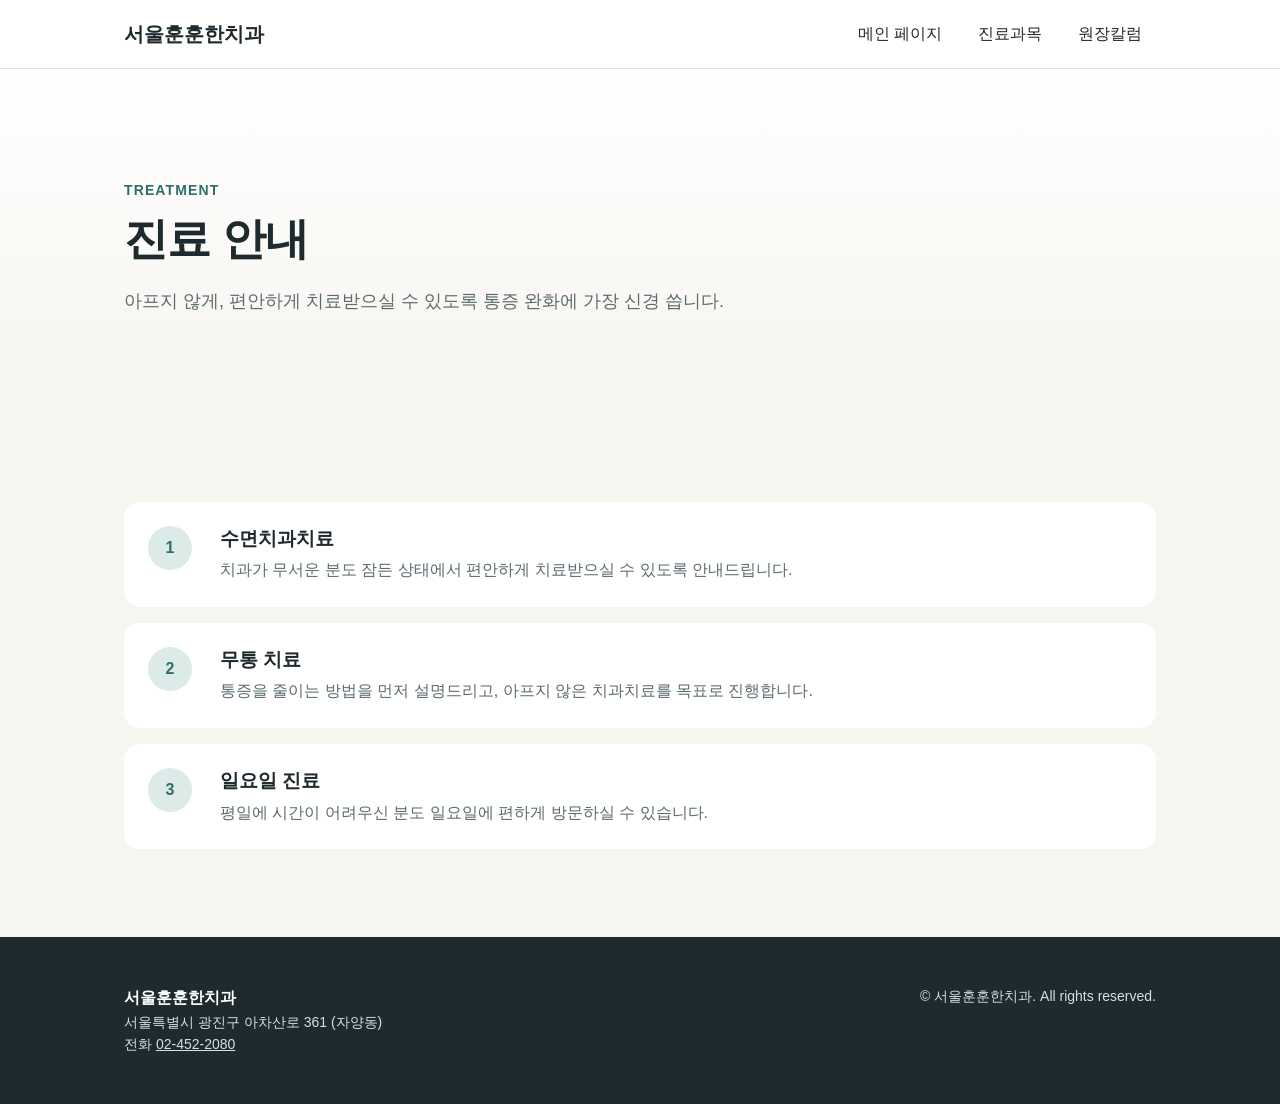
<file: treatment.html>
<!doctype html>
<html lang="ko">
<head>
  <meta charset="utf-8" />
  <meta name="viewport" content="width=device-width, initial-scale=1" />
  <title>진료 안내 | 서울훈훈한치과</title>
  <link rel="stylesheet" href="shared.css" />
</head>
<body>

  <header class="topbar">
    <div class="wrap">
      <a class="logo" href="index.html">서울훈훈한치과</a>
      <nav aria-label="주요 메뉴">
        <ul class="menu">
          <li><a href="index.html">메인 페이지</a></li>
          <li><a href="subjects.html">진료과목</a></li>
          <li><a href="columns.html">원장칼럼</a></li>
        </ul>
      </nav>
    </div>
  </header>

  <main>
    <div class="page-head">
      <div class="wrap">
        <p class="eyebrow">TREATMENT</p>
        <h1>진료 안내</h1>
        <p class="lead">아프지 않게, 편안하게 치료받으실 수 있도록 통증 완화에 가장 신경 씁니다.</p>
      </div>
    </div>
    <section>
      <div class="wrap">
        <div class="treat-list">
          <article class="treat">
            <div class="num">1</div>
            <div>
              <!-- 여기고치기: 진료 안내(수면치과치료) -->
              <h3>수면치과치료</h3>
              <p>치과가 무서운 분도 잠든 상태에서 편안하게 치료받으실 수 있도록 안내드립니다.</p>
            </div>
          </article>
          <article class="treat">
            <div class="num">2</div>
            <div>
              <h3>무통 치료</h3>
              <p>통증을 줄이는 방법을 먼저 설명드리고, 아프지 않은 치과치료를 목표로 진행합니다.</p>
            </div>
          </article>
          <article class="treat">
            <div class="num">3</div>
            <div>
              <h3>일요일 진료</h3>
              <p>평일에 시간이 어려우신 분도 일요일에 편하게 방문하실 수 있습니다.</p>
            </div>
          </article>
        </div>
      </div>
    </section>
  </main>

  <footer>
    <div class="wrap">
      <div>
        <strong>서울훈훈한치과</strong><br />
        서울특별시 광진구 아차산로 361 (자양동)<br />
        <!-- 여기고치기: 전화 -->
        <span>전화 <a class="tel" data-phone style="color:inherit">02-452-2080</a></span>
      </div>
      <div>© 서울훈훈한치과. All rights reserved.</div>
    </div>
  </footer>

  <!-- 화면의 전화번호만 고치면 누를 때 거는 번호도 같이 바뀝니다 -->
  <script>document.querySelectorAll("a[data-phone]").forEach(a => a.href = "tel:" + a.textContent.replace(/[^0-9]/g, ""));</script>
</body>
</html>
</file>
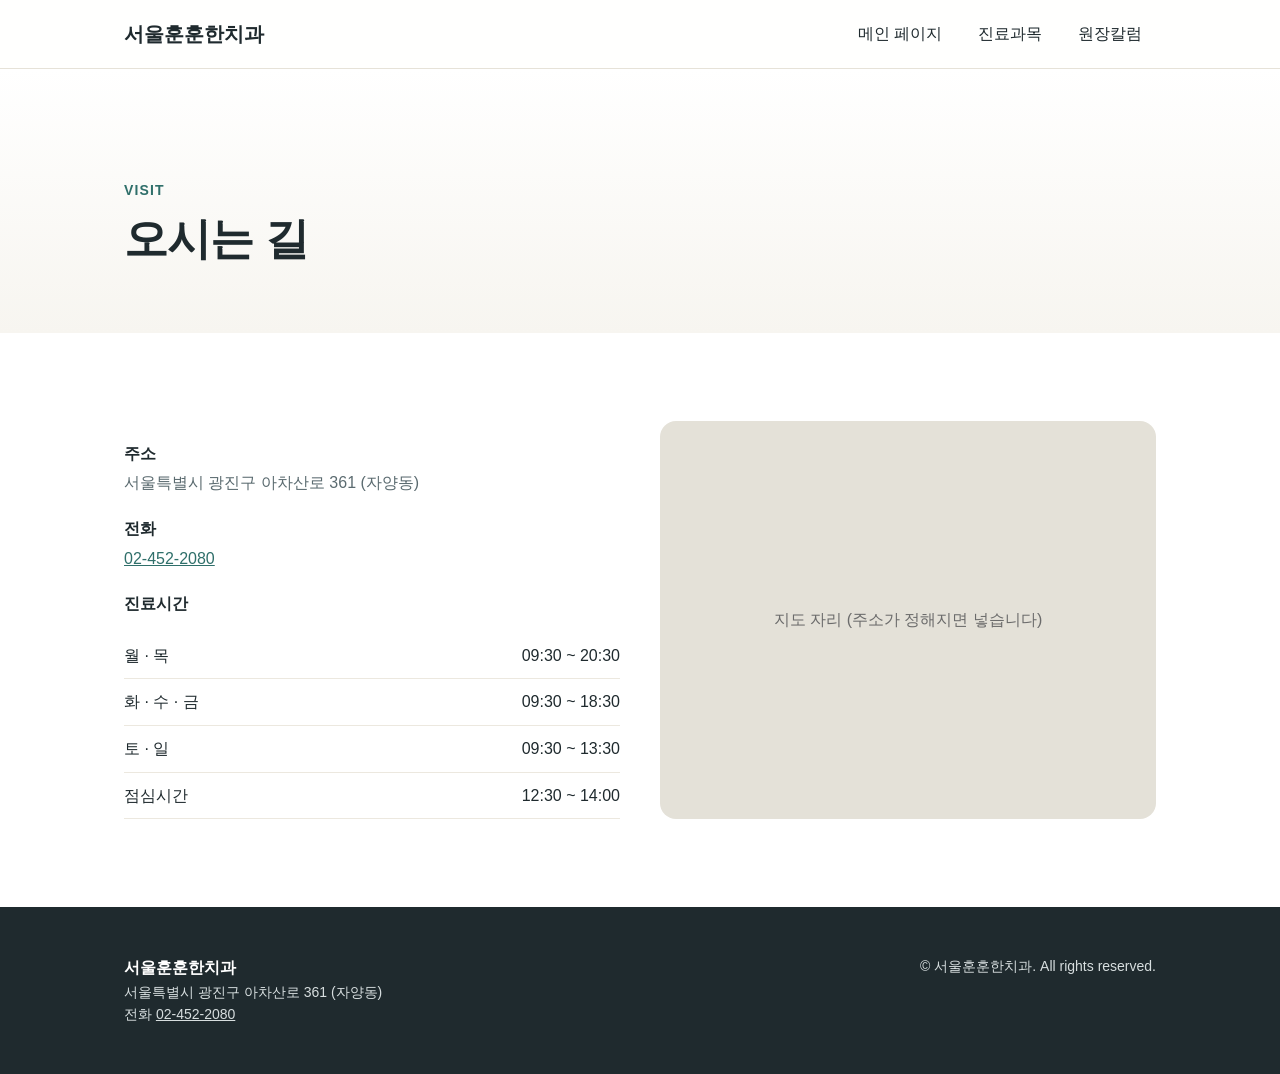
<file: visit.html>
<!doctype html>
<html lang="ko">
<head>
  <meta charset="utf-8" />
  <meta name="viewport" content="width=device-width, initial-scale=1" />
  <title>오시는 길 | 서울훈훈한치과</title>
  <link rel="stylesheet" href="shared.css" />
</head>
<body>

  <header class="topbar">
    <div class="wrap">
      <a class="logo" href="index.html">서울훈훈한치과</a>
      <nav aria-label="주요 메뉴">
        <ul class="menu">
          <li><a href="index.html">메인 페이지</a></li>
          <li><a href="subjects.html">진료과목</a></li>
          <li><a href="columns.html">원장칼럼</a></li>
        </ul>
      </nav>
    </div>
  </header>

  <main>
    <div class="page-head">
      <div class="wrap">
        <p class="eyebrow">VISIT</p>
        <h1>오시는 길</h1>
      </div>
    </div>
    <section class="visit">
      <div class="wrap visit-inner">
        <div>
          <dl class="info">
            <dt>주소</dt>
            <dd>서울특별시 광진구 아차산로 361 (자양동)</dd>
            <dt>전화</dt>
            <!-- 여기고치기: 전화 -->
            <dd><a class="tel" data-phone>02-452-2080</a></dd>
          </dl>
          <dl class="info">
            <dt>진료시간</dt>
          </dl>
          <!-- 여기고치기: 진료시간 -->
          <table class="hours-table" aria-label="진료시간">
            <tr><td>월 · 목</td><td>09:30 ~ 20:30</td></tr>
            <tr><td>화 · 수 · 금</td><td>09:30 ~ 18:30</td></tr>
            <tr><td>토 · 일</td><td>09:30 ~ 13:30</td></tr>
            <tr><td>점심시간</td><td>12:30 ~ 14:00</td></tr>
          </table>
        </div>
        <div class="map-ph" role="img" aria-label="지도 자리">지도 자리 (주소가 정해지면 넣습니다)</div>
      </div>
    </section>
  </main>

  <footer>
    <div class="wrap">
      <div>
        <strong>서울훈훈한치과</strong><br />
        서울특별시 광진구 아차산로 361 (자양동)<br />
        <!-- 여기고치기: 전화 -->
        <span>전화 <a class="tel" data-phone style="color:inherit">02-452-2080</a></span>
      </div>
      <div>© 서울훈훈한치과. All rights reserved.</div>
    </div>
  </footer>

  <!-- 화면의 전화번호만 고치면 누를 때 거는 번호도 같이 바뀝니다 -->
  <script>document.querySelectorAll("a[data-phone]").forEach(a => a.href = "tel:" + a.textContent.replace(/[^0-9]/g, ""));</script>
</body>
</html>
</file>
<file: shared.css>
:root {
  --ink: #1f2a2e;
  --muted: #5b6b70;
  --surface: #ffffff;
  --bg: #f7f5f0;
  --accent: #2f6f6a;
  --accent-soft: #dcebe8;
  --radius: 16px;
}
* { box-sizing: border-box; }
html { scroll-behavior: smooth; }
body {
  margin: 0;
  font-family: "Malgun Gothic", "맑은 고딕", -apple-system, "Segoe UI", sans-serif;
  font-size: 16px;
  line-height: 1.6;
  color: var(--ink);
  background: var(--bg);
  word-break: keep-all;
  overflow-wrap: break-word;
}
img { max-width: 100%; display: block; }
a { color: var(--accent); }
:focus-visible { outline: 3px solid var(--accent); outline-offset: 3px; }
.wrap { max-width: 1080px; margin: 0 auto; padding: 0 24px; }
section { padding: 88px 0; }
h1, h2, h3 { line-height: 1.35; margin: 0 0 16px; }
h2 { font-size: 30px; }
.eyebrow { color: var(--accent); font-weight: 700; font-size: 14px; letter-spacing: .08em; margin-bottom: 8px; }
.lead { color: var(--muted); font-size: 18px; max-width: 640px; }

/* 맨 위 메뉴 줄 */
.topbar { position: sticky; top: 0; z-index: 10; background: rgba(255,255,255,.92); backdrop-filter: blur(8px); border-bottom: 1px solid #e6e2d8; }
.topbar .wrap { display: flex; align-items: center; justify-content: space-between; height: 68px; }
.logo { font-weight: 800; font-size: 20px; color: var(--ink); text-decoration: none; }
.menu { display: flex; gap: 8px; list-style: none; margin: 0; padding: 0; flex-wrap: wrap; }
.menu a { display: inline-flex; align-items: center; min-height: 44px; padding: 0 14px; border-radius: 999px; text-decoration: none; color: var(--ink); transition: background .2s; }
.menu a:hover { background: var(--accent-soft); }
.menu a[aria-current="page"] { background: var(--accent-soft); color: var(--accent); font-weight: 700; }

/* 페이지 머리말 */
.page-head { padding: 96px 0 48px; background: linear-gradient(180deg, #ffffff 0%, var(--bg) 100%); }
.page-head h1 { font-size: clamp(30px, 4vw, 44px); letter-spacing: -0.02em; }

/* 버튼 */
.btn { display: inline-flex; align-items: center; justify-content: center; min-height: 48px; padding: 0 24px; border-radius: 999px; background: var(--accent); color: #fff; text-decoration: none; font-weight: 700; transition: transform .2s, opacity .2s; }
.btn:hover { opacity: .9; transform: translateY(-1px); }
.btn.ghost { background: transparent; color: var(--accent); border: 2px solid var(--accent); margin-left: 8px; }

/* 카드 */
.grid { display: grid; gap: 20px; grid-template-columns: repeat(auto-fit, minmax(240px, 1fr)); margin-top: 40px; }
.card { background: var(--surface); border-radius: var(--radius); padding: 28px; box-shadow: 0 4px 20px rgba(0,0,0,.04); }
.card p { color: var(--muted); margin: 0; }

/* 병원 소개 */
.about { background: var(--surface); }
.about-inner { display: grid; gap: 48px; grid-template-columns: 1fr 1fr; align-items: center; }
.photo-ph { aspect-ratio: 4 / 3; border-radius: var(--radius); background: #d9d6cc; display: grid; place-items: center; color: #6b6b6b; font-size: 14px; }
.doctor { display: flex; gap: 16px; align-items: center; margin-top: 24px; }
.doctor .avatar { width: 64px; height: 64px; border-radius: 50%; background: var(--accent-soft); flex: none; }
.doctor small { color: var(--muted); }

/* 진료 안내 */
.treat-list { display: grid; gap: 16px; margin-top: 32px; }
.treat { display: grid; grid-template-columns: 56px 1fr; gap: 16px; padding: 24px; background: var(--surface); border-radius: var(--radius); }
.treat .num { width: 44px; height: 44px; border-radius: 50%; background: var(--accent-soft); color: var(--accent); display: grid; place-items: center; font-weight: 800; }
.treat h3 { font-size: 19px; margin-bottom: 6px; }
.treat p { margin: 0; color: var(--muted); }

/* 오시는 길 */
.visit { background: var(--surface); }
.visit-inner { display: grid; gap: 40px; grid-template-columns: 1fr 1fr; }
.info dt { font-weight: 700; margin-top: 20px; }
.info dd { margin: 4px 0 0; color: var(--muted); }
.hours-table { width: 100%; border-collapse: collapse; margin-top: 8px; }
.hours-table td { padding: 10px 0; border-bottom: 1px solid #ece8df; }
.hours-table td:last-child { text-align: right; }
.map-ph { min-height: 320px; border-radius: var(--radius); background: #e4e1d8; display: grid; place-items: center; color: #6b6b6b; }
.map iframe { width: 100%; height: 320px; border: 0; border-radius: var(--radius); display: block; }
.map-address { margin: 12px 0 6px; }
.map-link { display: inline-block; min-height: 44px; line-height: 44px; padding: 0 18px; border-radius: 999px; background: var(--accent); color: #fff; text-decoration: none; }
.map-link:focus-visible { outline: 3px solid var(--accent); outline-offset: 3px; }

/* 칼럼 영상(쇼츠) — 세로 9:16 비율 */
.column-video { position: relative; width: 100%; max-width: 360px; margin: 0 auto 24px; aspect-ratio: 9 / 16; border-radius: 12px; overflow: hidden; background: #111; }
.column-video iframe { position: absolute; inset: 0; width: 100%; height: 100%; border: 0; }
.sketch { margin: 24px 0 0; }
.sketch svg { width: 100%; height: auto; display: block; border-radius: var(--radius); background: #f6f3ec; border: 1px solid #d8d2c4; }
.sketch figcaption { margin-top: 8px; font-size: 14px; color: #6b6b6b; }

/* 원장 소개 */
.doctor-grid { display: grid; gap: 20px; grid-template-columns: repeat(auto-fit, minmax(240px, 1fr)); margin-top: 32px; }
.doctor-card { background: var(--surface); border-radius: var(--radius); padding: 28px; box-shadow: 0 4px 20px rgba(0,0,0,.04); text-align: center; }
.avatar-lg { width: 120px; height: 120px; border-radius: 50%; background: var(--accent-soft); margin: 0 auto 16px; }
.doctor-card h3 { font-size: 20px; margin-bottom: 4px; }
.doctor-card .role { color: var(--accent); font-weight: 700; margin: 0 0 8px; }
.doctor-card .bio { color: var(--muted); margin: 0; }

/* 진료과목 · 칼럼 목록 */
.item-list { display: grid; gap: 16px; margin-top: 32px; }
.item { background: var(--surface); border-radius: var(--radius); padding: 24px 28px; box-shadow: 0 4px 20px rgba(0,0,0,.04); }
.item h3 { font-size: 19px; margin-bottom: 6px; }
.item p { margin: 0; color: var(--muted); }
.item .meta { font-size: 14px; color: var(--accent); font-weight: 700; margin-bottom: 4px; }

/* 메인 첫 화면 슬라이드 */
.hero { padding: 96px 0 56px; background: linear-gradient(180deg, #ffffff 0%, var(--bg) 100%); text-align: center; }
.slides { position: relative; max-width: 880px; margin: 0 auto; min-height: 240px; padding: 0 24px; }
.slide { display: none; }
.slide.is-on { display: block; }
.slide h1 { font-size: clamp(28px, 4vw, 44px); letter-spacing: -0.02em; margin-bottom: 16px; }
.slide p { color: var(--muted); font-size: 18px; margin: 0; }
.slide-controls { display: flex; align-items: center; justify-content: center; gap: 20px; margin-top: 28px; }
.slide-btn { width: 44px; height: 44px; border-radius: 50%; border: 1px solid var(--line, #d9d4cc); background: transparent; color: inherit; display: inline-flex; align-items: center; justify-content: center; cursor: pointer; transition: background 200ms; }
.slide-btn:hover { background: rgba(0,0,0,0.05); }
.slide-btn:focus-visible { outline: 2px solid currentColor; outline-offset: 2px; }
.slide-dots { display: flex; gap: 8px; }
.slide-dot { width: 8px; height: 8px; border-radius: 50%; background: var(--line, #d9d4cc); transition: background 200ms; }
.slide-dot.is-on { background: var(--accent, currentColor); }
@media (prefers-reduced-motion: reduce) { .slide-btn, .slide-dot { transition: none; } }
.hours-pill { display: inline-block; margin-top: 32px; padding: 10px 20px; border-radius: 999px; background: var(--accent-soft); color: var(--accent); font-weight: 700; font-size: 15px; }

/* 메인 공통 블록 (병원 소개 · 원장 소개 · 진료 안내 · 오시는 길) */
.block { padding: 88px 0; background: var(--bg); border-top: 1px solid #ece8df; }
.block:nth-of-type(even) { background: var(--surface); }
.block .eyebrow { margin-bottom: 8px; }
.block > .wrap > p:not(.eyebrow) { color: var(--muted); max-width: 640px; }

/* 원장 소개 사진 자리 */
.doctor-grid .doctor { display: block; margin-top: 0; text-align: center; background: var(--surface); border-radius: var(--radius); padding: 28px; box-shadow: 0 4px 20px rgba(0,0,0,.04); }
.doctor-photo { width: 120px; height: 120px; border-radius: 50%; background: var(--accent-soft); margin: 0 auto 16px; display: grid; place-items: center; color: var(--accent); font-size: 13px; }
.doctor h3 { font-size: 20px; margin-bottom: 4px; }
.doctor p { color: var(--muted); margin: 0; }

/* 진료 안내 목록 (번호 칸) */
.treat-list { list-style: none; margin: 32px 0 0; padding: 0; display: grid; gap: 16px; counter-reset: treat; }
.treat-list li { counter-increment: treat; position: relative; padding: 24px 28px 24px 84px; background: var(--surface); border-radius: var(--radius); box-shadow: 0 4px 20px rgba(0,0,0,.04); }
.treat-list li::before { content: counter(treat); position: absolute; left: 24px; top: 24px; width: 44px; height: 44px; border-radius: 50%; background: var(--accent-soft); color: var(--accent); display: grid; place-items: center; font-weight: 800; }
.treat-list h3 { font-size: 19px; margin-bottom: 6px; }
.treat-list p { margin: 0; color: var(--muted); }

/* 오시는 길 표 */
.hours-table { width: 100%; border-collapse: collapse; margin-top: 8px; }
.hours-table td { padding: 10px 0; border-bottom: 1px solid #ece8df; }
.hours-table td:last-child { text-align: right; }

/* 맨 아래 정보 */
footer { background: var(--ink); color: #d7dedf; padding: 48px 0; font-size: 14px; }
footer .wrap { display: flex; flex-wrap: wrap; justify-content: space-between; gap: 16px; }
footer strong { color: #fff; font-size: 16px; }

@media (max-width: 760px) {
  section { padding: 64px 0; }
  .about-inner, .visit-inner { grid-template-columns: 1fr; }
  .menu { display: none; }
  .page-head { padding: 72px 0 36px; }
  .btn.ghost { margin: 12px 0 0; }
}
@media (prefers-reduced-motion: reduce) {
  html { scroll-behavior: auto; }
  * { transition: none !important; animation: none !important; }
}

.about-photo { display: block; width: 100%; max-width: 640px; height: auto; margin: 24px 0 0; border-radius: 12px; }

/* 칼럼 페이지: 왼쪽 쇼츠 · 오른쪽 주의사항 (좁은 화면에서는 위아래로) */
.column-split { display: grid; grid-template-columns: minmax(220px, 300px) 1fr; gap: 48px; align-items: start; }
.column-split .column-video { margin: 0; max-width: 300px; }
@media (max-width: 760px) {
  .column-split { grid-template-columns: 1fr; gap: 24px; }
  .column-split .column-video { max-width: 280px; margin: 0 auto; }
}
</file>
